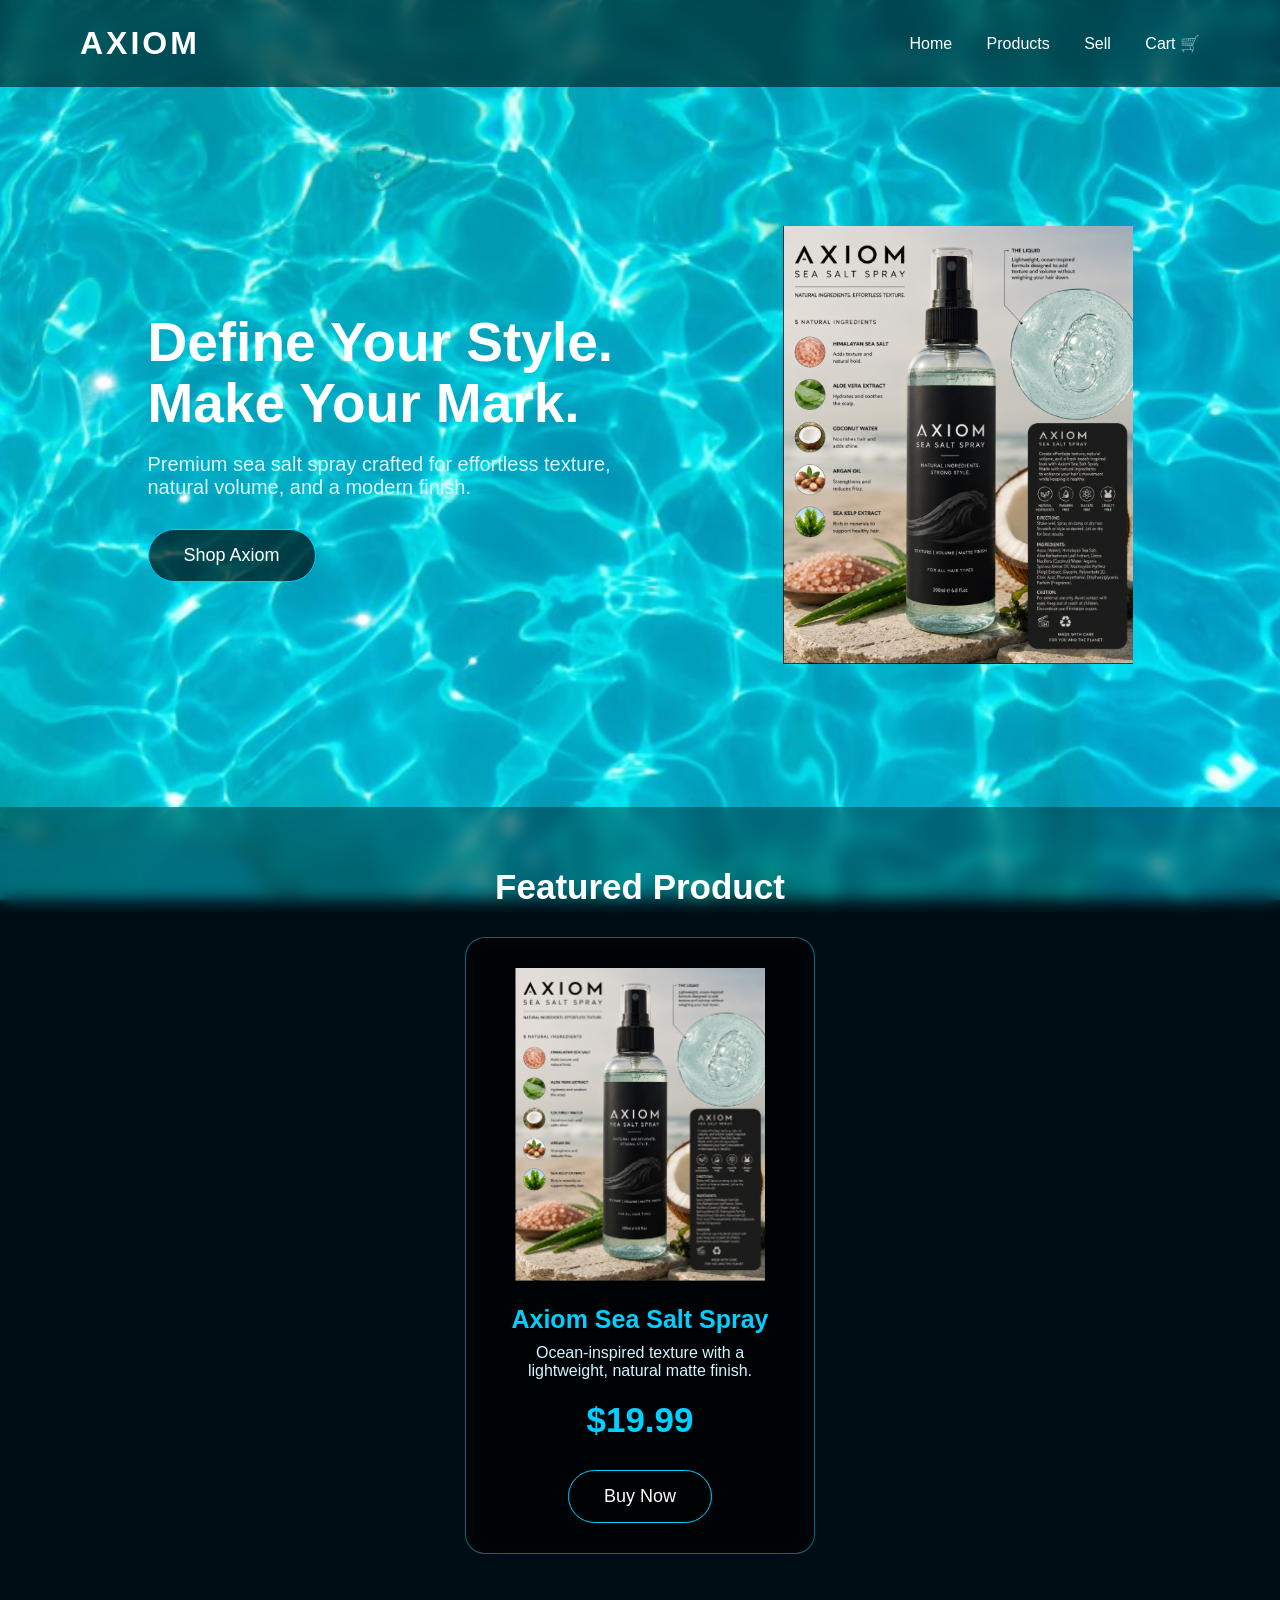
<file: index.html>
<!DOCTYPE html>
<html>
<head>
    <title>Axiom | Premium Hair Styling</title>
    <link rel="stylesheet" href="style.css">
</head>

<body>

<header>

    <div class="logo">
        AXIOM
    </div>

    <nav>
        <a href="index.html">Home</a>
        <a href="products.html">Products</a>
        <a href="sell.html">Sell</a>
        <a href="cart.html">Cart 🛒</a>
    </nav>

</header>


<section class="hero">

    <div class="hero-text">

        <h1>
            Define Your Style.
            <br>
            Make Your Mark.
        </h1>

        <p>
            Premium sea salt spray crafted for effortless texture,
            natural volume, and a modern finish.
        </p>

     <button onclick="window.location.href='products.html'">
    Shop Axiom
</button>


    </div>


    <div class="hero-image">

        <img src="images/axiom.png">

    </div>

</section>



<section class="featured">

<h2>
Featured Product
</h2>


<div class="product-card">

<img src="images/axiom.png">


<h3>
Axiom Sea Salt Spray
</h3>


<p>
Ocean-inspired texture with a lightweight,
natural matte finish.
</p>


<h2>
$19.99
</h2>


<button>
Buy Now
</button>


</div>


</section>


</body>
</html>
</file>
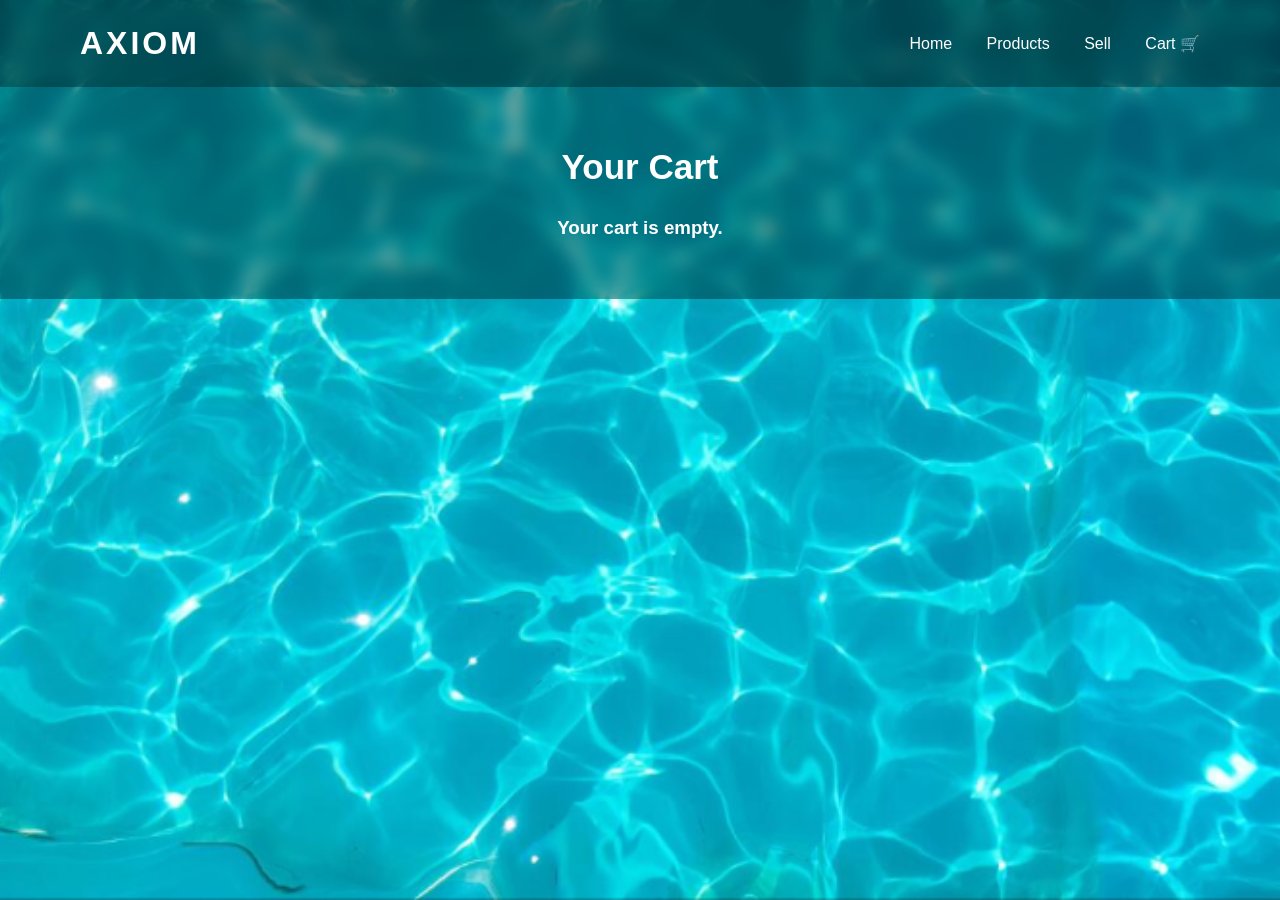
<file: cart.html>
<!DOCTYPE html>
<html>
<head>
    <title>Axiom | Cart</title>
    <link rel="stylesheet" href="style.css">
</head>

<body>

<header>

    <div class="logo">
        AXIOM
    </div>

    <nav>
        <a href="index.html">Home</a>
        <a href="products.html">Products</a>
        <a href="sell.html">Sell</a>
        <a href="cart.html">Cart 🛒</a>
    </nav>

</header>


<section class="featured">

<h2>
Your Cart
</h2>


<div id="cart-items"></div>


</section>

<script>
let cart = JSON.parse(localStorage.getItem("cart")) || [];

let container = document.getElementById("cart-items");

function displayCart() {

    container.innerHTML = "";

    if (cart.length === 0) {

        container.innerHTML = "<h3>Your cart is empty.</h3>";

    } else {

      cart.forEach((item, index) => {

    container.insertAdjacentHTML("beforeend", `
                <div class="product-card">

                    <img src="${item.image}">

                    <h3>${item.name}</h3>

                    <h2>$${(item.price * (item.quantity || 1)).toFixed(2)}</h2>

                    <button onclick="decrease(${index})">-</button>

                    <span>${item.quantity || 1}</span>

                    <button onclick="increase(${index})">+</button>

                    <br><br>

                    <button onclick="removeItem(${index})">
                        Remove
                    </button>

                    <br><br>

                    <button>
                        Checkout
                    </button>
                </div>
             `);

        });

    }

}
function increase(index) {

    
    cart[index].quantity = (cart[index].quantity || 1) + 1;

    localStorage.setItem("cart", JSON.stringify(cart));

    displayCart();

}




function decrease(index) {

    if ((cart[index].quantity || 1) > 1) {

        cart[index].quantity--;

        localStorage.setItem("cart", JSON.stringify(cart));

        location.reload();

    }

}


function removeItem(index) {

    cart.splice(index, 1);

    localStorage.setItem("cart", JSON.stringify(cart));

    displayCart();

}


displayCart();


</script>
</body>
</html>
</file>
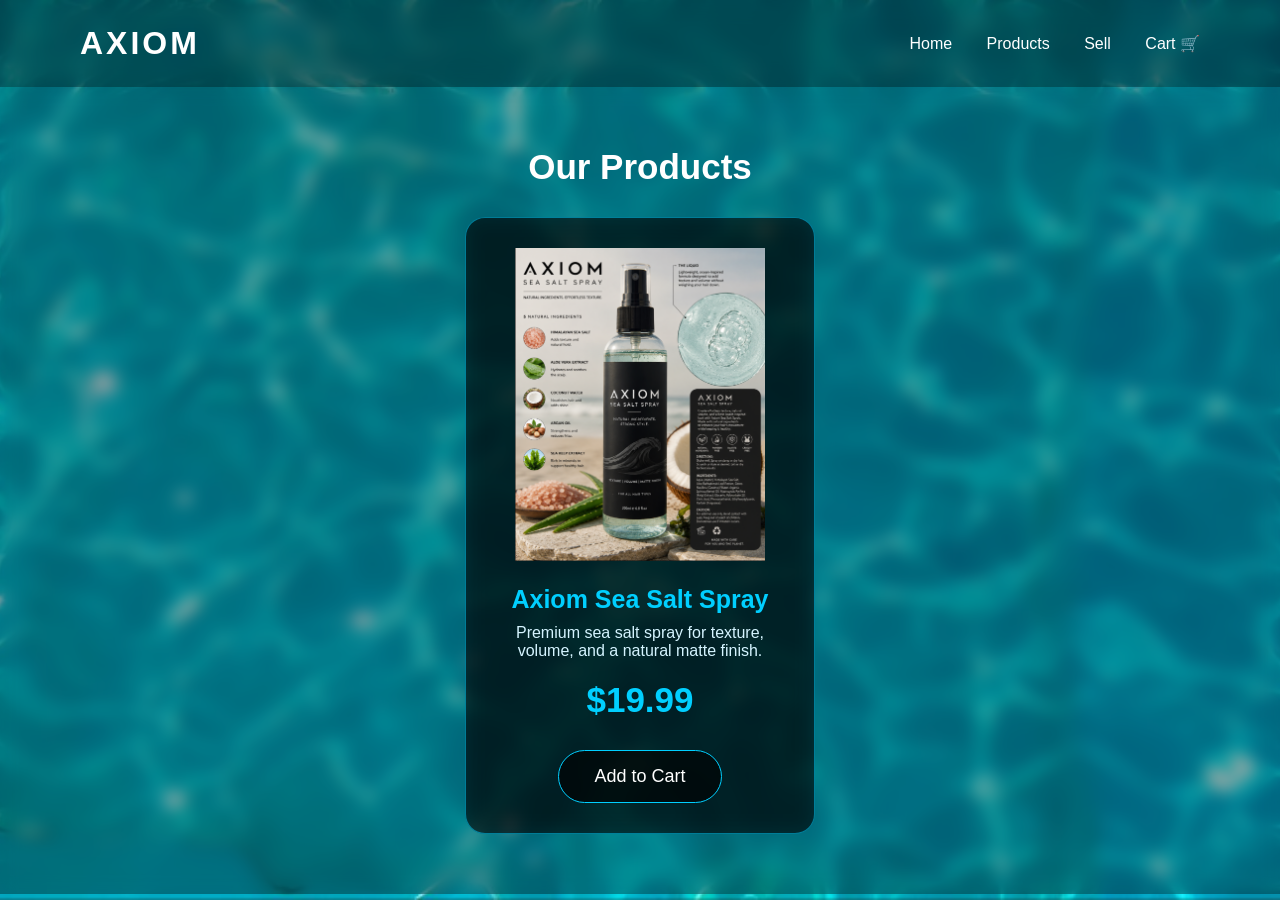
<file: products.html>
<!DOCTYPE html>
<html>
<head>
    <title>Axiom | Products</title>
    <link rel="stylesheet" href="style.css">
</head>

<body>

<header>

    <div class="logo">
        AXIOM
    </div>

    <nav>
        <a href="index.html">Home</a>
        <a href="products.html">Products</a>
        <a href="sell.html">Sell</a>
        <a href="cart.html">Cart 🛒</a>
    </nav>

</header>


<section class="featured">

<h2>
Our Products
</h2>


<div class="product-card">

<img src="images/axiom.png">


<h3>
Axiom Sea Salt Spray
</h3>


<p>
Premium sea salt spray for texture,
volume, and a natural matte finish.
</p>


<h2>
$19.99
</h2>


<button onclick="addToCart()">
Add to Cart
</button>


</div>

</section>

<script src="script.js"></script>
</body>
</html>
</file>
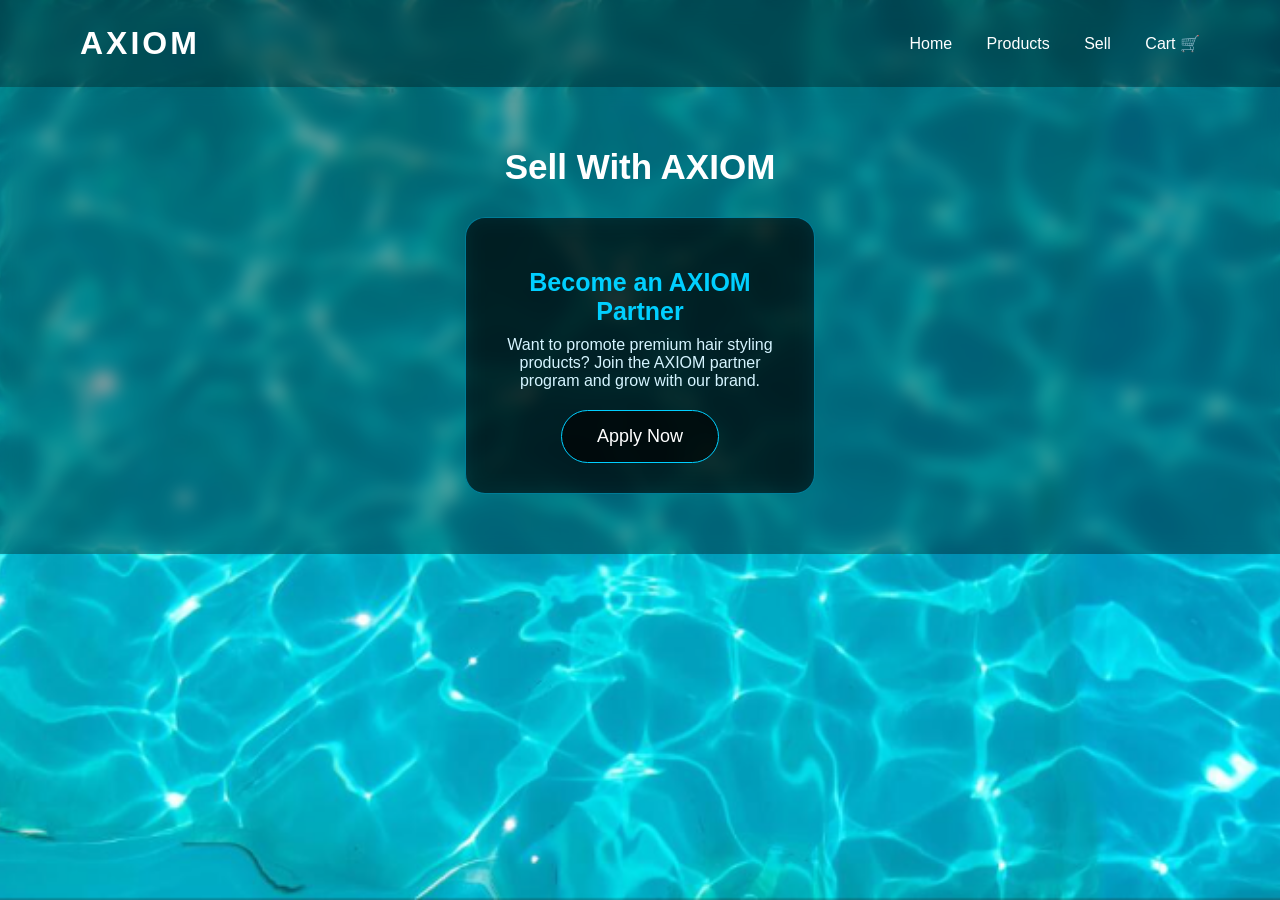
<file: sell.html>
<!DOCTYPE html>
<html>
<head>
    <title>Axiom | Sell With Us</title>
    <link rel="stylesheet" href="style.css">
</head>

<body>

<header>

    <div class="logo">
        AXIOM
    </div>

    <nav>
        <a href="index.html">Home</a>
        <a href="products.html">Products</a>
        <a href="sell.html">Sell</a>
        <a href="cart.html">Cart 🛒</a>
    </nav>

</header>


<section class="featured">

<h2>
Sell With AXIOM
</h2>


<div class="product-card">

<h3>
Become an AXIOM Partner
</h3>

<p>
Want to promote premium hair styling products?
Join the AXIOM partner program and grow with our brand.
</p>

<button>
Apply Now
</button>

</div>

</section>


</body>
</html>
</file>
<file: style.css>
* {
    margin: 0;
    padding: 0;
    box-sizing: border-box;
    font-family: Arial, sans-serif;
}


/* BACKGROUND */

body {
    background-color: #00131f;

    background-image:
        url("images/water-texture.png");

    background-size: cover;
    background-position: center;
    background-attachment: fixed;

    color: white;
    min-height: 100vh;
}


/* HEADER */

header {
    display: flex;
    justify-content: space-between;
    align-items: center;
    padding: 25px 80px;

    background: rgba(0,0,0,0.55);
    backdrop-filter: blur(10px);
}


.logo {
    color: white;
    font-size: 32px;
    font-weight: bold;
    letter-spacing: 3px;
}


nav a {
    color: white;
    text-decoration: none;
    margin-left: 30px;
    font-size: 16px;
}


nav a:hover {
    color: #00cfff;
}


/* HERO */

.hero {
    display: flex;
    justify-content: space-around;
    align-items: center;

    padding: 80px;
    min-height: 80vh;
}


.hero-text {
    max-width: 500px;
}


.hero-text h1 {
    font-size: 55px;
    line-height: 1.1;
    margin-bottom: 20px;
}


.hero-text p {
    font-size: 20px;
    color: #d5f4ff;
    margin-bottom: 30px;
}


/* BUTTON */

button {
    background: rgba(0,0,0,0.65);

    color: white;

    padding: 15px 35px;

    border: 1px solid #00cfff;

    border-radius: 30px;

    font-size: 18px;

    cursor: pointer;
}


button:hover {
    background: #00cfff;
    color: black;
}


/* PRODUCT IMAGE */

.hero-image img {
    width: 350px;
}


/* FEATURED */

.featured {
    text-align: center;

    padding: 60px;

    background: rgba(0,0,0,0.35);

    backdrop-filter: blur(8px);
}


.featured h2 {
    font-size: 35px;
    margin-bottom: 30px;
}


/* PRODUCT CARD */

.product-card {

    background: rgba(0,0,0,0.55);

    border: 1px solid rgba(0,207,255,0.5);

    width: 350px;

    margin: auto;

    padding: 30px;

    border-radius: 20px;

    backdrop-filter: blur(10px);
}


.product-card img {
    width: 250px;
}


.product-card h3 {

    color: #00cfff;

    font-size: 25px;

    margin: 20px 0 10px;

}


.product-card p {

    color: #d5f4ff;

    margin-bottom: 20px;

}


.product-card h2 {

    color: #00cfff;

}
/* MOBILE RESPONSIVE */

@media (max-width: 768px) {

    /* Header */
    header {
        flex-direction: column;
        padding: 20px;
        gap: 20px;
        text-align: center;
    }

    .logo {
        font-size: 28px;
    }

    nav {
        display: flex;
        flex-wrap: wrap;
        justify-content: center;
        gap: 15px;
    }

    nav a {
        margin-left: 0;
        font-size: 14px;
    }


    /* Hero Section */
    .hero {
        flex-direction: column;
        padding: 40px 20px;
        text-align: center;
    }

    .hero-text h1 {
        font-size: 38px;
    }

    .hero-text p {
        font-size: 17px;
    }

    .hero-image img {
        width: 250px;
        margin-top: 40px;
    }


    /* Featured Section */
    .featured {
        padding: 40px 20px;
    }

    .featured h2 {
        font-size: 30px;
    }


    /* Product Card */
    .product-card {
        width: 90%;
        padding: 20px;
    }

    .product-card img {
        width: 200px;
    }


    /* Buttons */
    button {
        padding: 14px 30px;
        font-size: 16px;
    }

}
</file>
